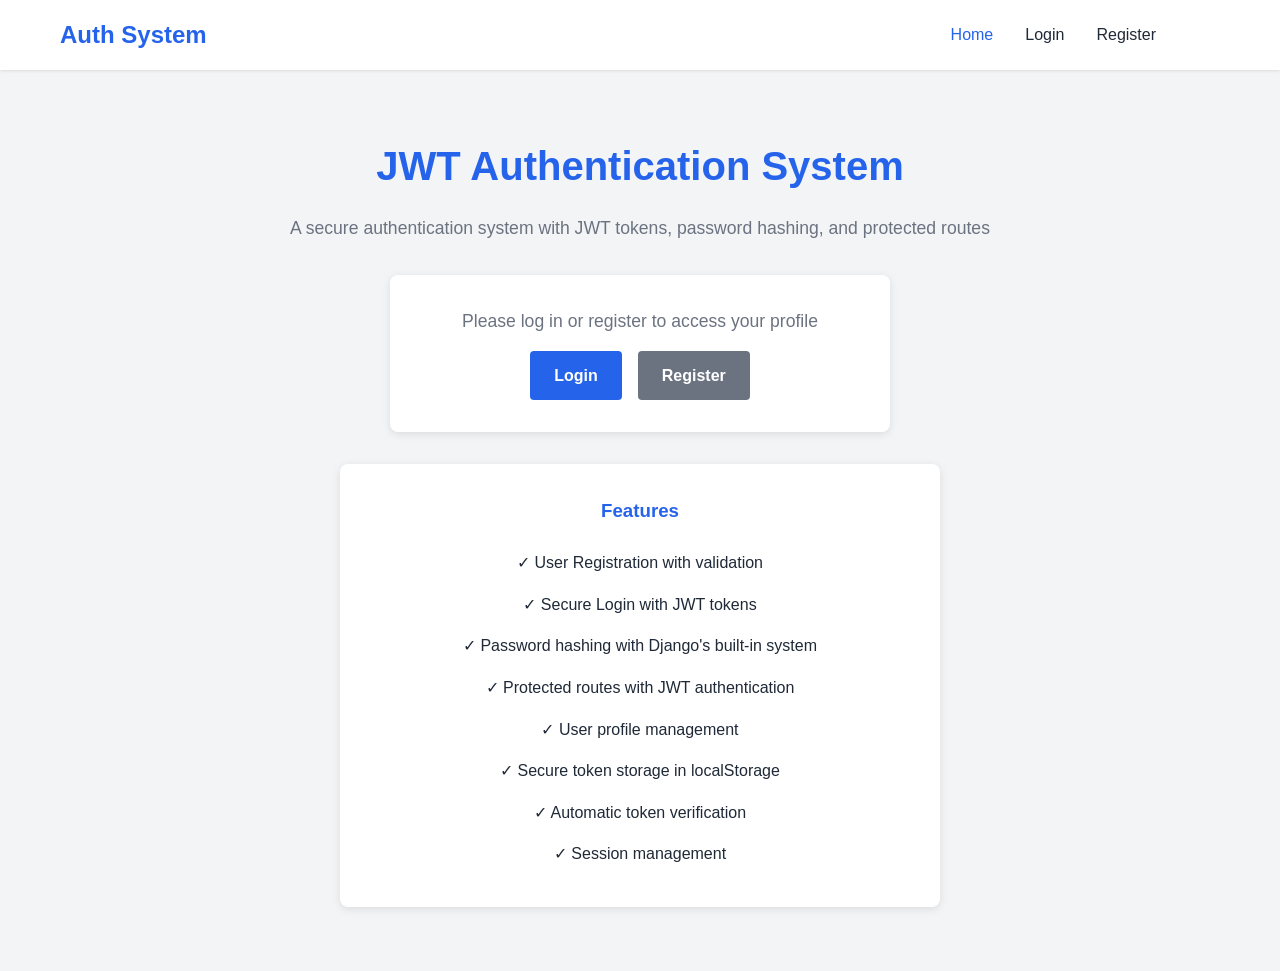
<file: static/index.html>
<!DOCTYPE html>
<html lang="en">
<head>
    <meta charset="UTF-8">
    <meta name="viewport" content="width=device-width, initial-scale=1.0">
    <title>Authentication System - JWT</title>
    <link rel="stylesheet" href="/static/css/style.css">
</head>
<body>
    <nav class="navbar">
        <div class="container">
            <h1 class="logo">Auth System</h1>
            <ul class="nav-links">
                <li><a href="index.html" class="active">Home</a></li>
                <li><a href="login.html" id="loginLink">Login</a></li>
                <li><a href="register.html" id="registerLink">Register</a></li>
                <li><a href="profile.html" id="profileLink" style="display:none;">Profile</a></li>
                <li><button id="logoutBtn" class="logout-btn" style="display:none;">Logout</button></li>
            </ul>
        </div>
    </nav>

    <div class="container">
        <div class="hero">
            <h2>JWT Authentication System</h2>
            <p>A secure authentication system with JWT tokens, password hashing, and protected routes</p>
            
            <div id="authStatus" class="auth-status" style="display:none;">
                <p>Welcome, <span id="welcomeUser"></span>!</p>
                <a href="profile.html" class="btn btn-primary">Go to Profile</a>
            </div>

            <div id="noAuthStatus" class="no-auth-status">
                <p>Please log in or register to access your profile</p>
                <div class="button-group">
                    <a href="login.html" class="btn btn-primary">Login</a>
                    <a href="register.html" class="btn btn-secondary">Register</a>
                </div>
            </div>

            <div class="features">
                <h3>Features</h3>
                <ul>
                    <li>✓ User Registration with validation</li>
                    <li>✓ Secure Login with JWT tokens</li>
                    <li>✓ Password hashing with Django's built-in system</li>
                    <li>✓ Protected routes with JWT authentication</li>
                    <li>✓ User profile management</li>
                    <li>✓ Secure token storage in localStorage</li>
                    <li>✓ Automatic token verification</li>
                    <li>✓ Session management</li>
                </ul>
            </div>
        </div>
    </div>

    <script src="/static/js/auth.js"></script>
    <script>
        document.addEventListener('DOMContentLoaded', function() {
            const token = localStorage.getItem('token');
            const user = localStorage.getItem('user');

            if (token && user) {
                const userData = JSON.parse(user);
                document.getElementById('welcomeUser').textContent = userData.username;
                document.getElementById('authStatus').style.display = 'block';
                document.getElementById('noAuthStatus').style.display = 'none';
                document.getElementById('loginLink').style.display = 'none';
                document.getElementById('registerLink').style.display = 'none';
                document.getElementById('profileLink').style.display = 'block';
                document.getElementById('logoutBtn').style.display = 'block';
            }

            document.getElementById('logoutBtn').addEventListener('click', function() {
                logout();
            });
        });

        function logout() {
            localStorage.removeItem('token');
            localStorage.removeItem('user');
            document.getElementById('authStatus').style.display = 'none';
            document.getElementById('noAuthStatus').style.display = 'block';
            document.getElementById('loginLink').style.display = 'block';
            document.getElementById('registerLink').style.display = 'block';
            document.getElementById('profileLink').style.display = 'none';
            document.getElementById('logoutBtn').style.display = 'none';
            alert('Logged out successfully!');
        }
    </script>
</body>
</html>
</file>
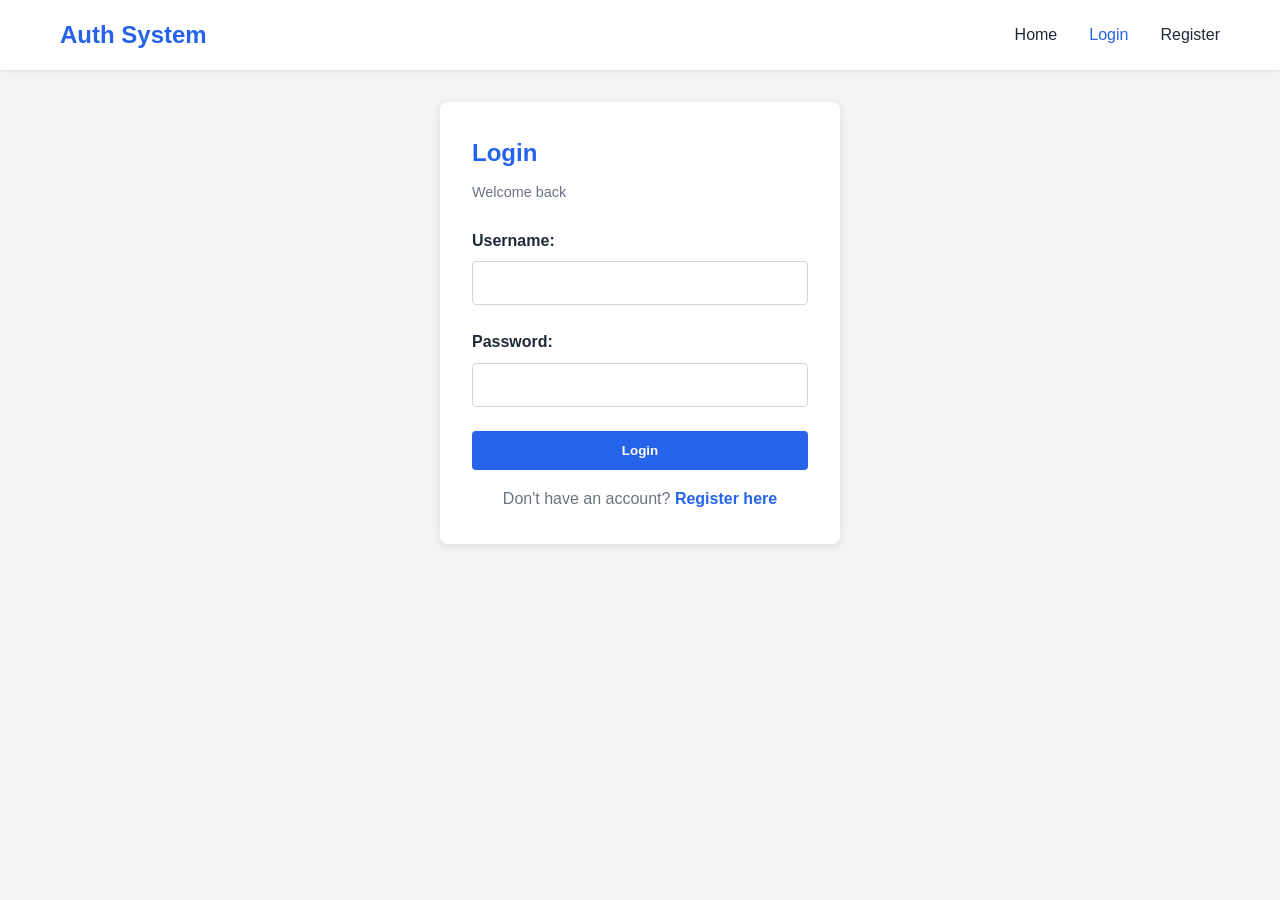
<file: static/login.html>
<!DOCTYPE html>
<html lang="en">
<head>
    <meta charset="UTF-8">
    <meta name="viewport" content="width=device-width, initial-scale=1.0">
    <title>Login - Authentication System</title>
    <link rel="stylesheet" href="/static/css/style.css">
</head>
<body>
    <nav class="navbar">
        <div class="container">
            <h1 class="logo">Auth System</h1>
            <ul class="nav-links">
                <li><a href="index.html">Home</a></li>
                <li><a href="login.html" class="active">Login</a></li>
                <li><a href="register.html">Register</a></li>
            </ul>
        </div>
    </nav>

    <div class="container">
        <div class="form-container">
            <h2>Login</h2>
            <p class="subtitle">Welcome back</p>

            <form id="loginForm">
                <div class="form-group">
                    <label for="username">Username:</label>
                    <input type="text" id="username" name="username" required>
                </div>

                <div class="form-group">
                    <label for="password">Password:</label>
                    <input type="password" id="password" name="password" required>
                </div>

                <button type="submit" class="btn btn-primary full-width">Login</button>

                <div id="errorMessage" class="error" style="display:none;"></div>
            </form>

            <p class="form-footer">Don't have an account? <a href="register.html">Register here</a></p>
        </div>
    </div>

    <script src="/static/js/auth.js"></script>
    <script>
        document.getElementById('loginForm').addEventListener('submit', async function(e) {
            e.preventDefault();

            const username = document.getElementById('username').value;
            const password = document.getElementById('password').value;
            document.getElementById('errorMessage').style.display = 'none';

            const response = await fetch('/api/login', {
                method: 'POST',
                headers: {
                    'Content-Type': 'application/json',
                },
                body: JSON.stringify({
                    username: username,
                    password: password
                })
            });

            const data = await response.json();

            if (data.success) {
                // Store token and user info
                localStorage.setItem('token', data.token);
                localStorage.setItem('user', JSON.stringify(data.user));
                alert('Login successful!');
                window.location.href = 'index.html';
            } else {
                document.getElementById('errorMessage').textContent = data.error;
                document.getElementById('errorMessage').style.display = 'block';
            }
        });
    </script>
</body>
</html>
</file>
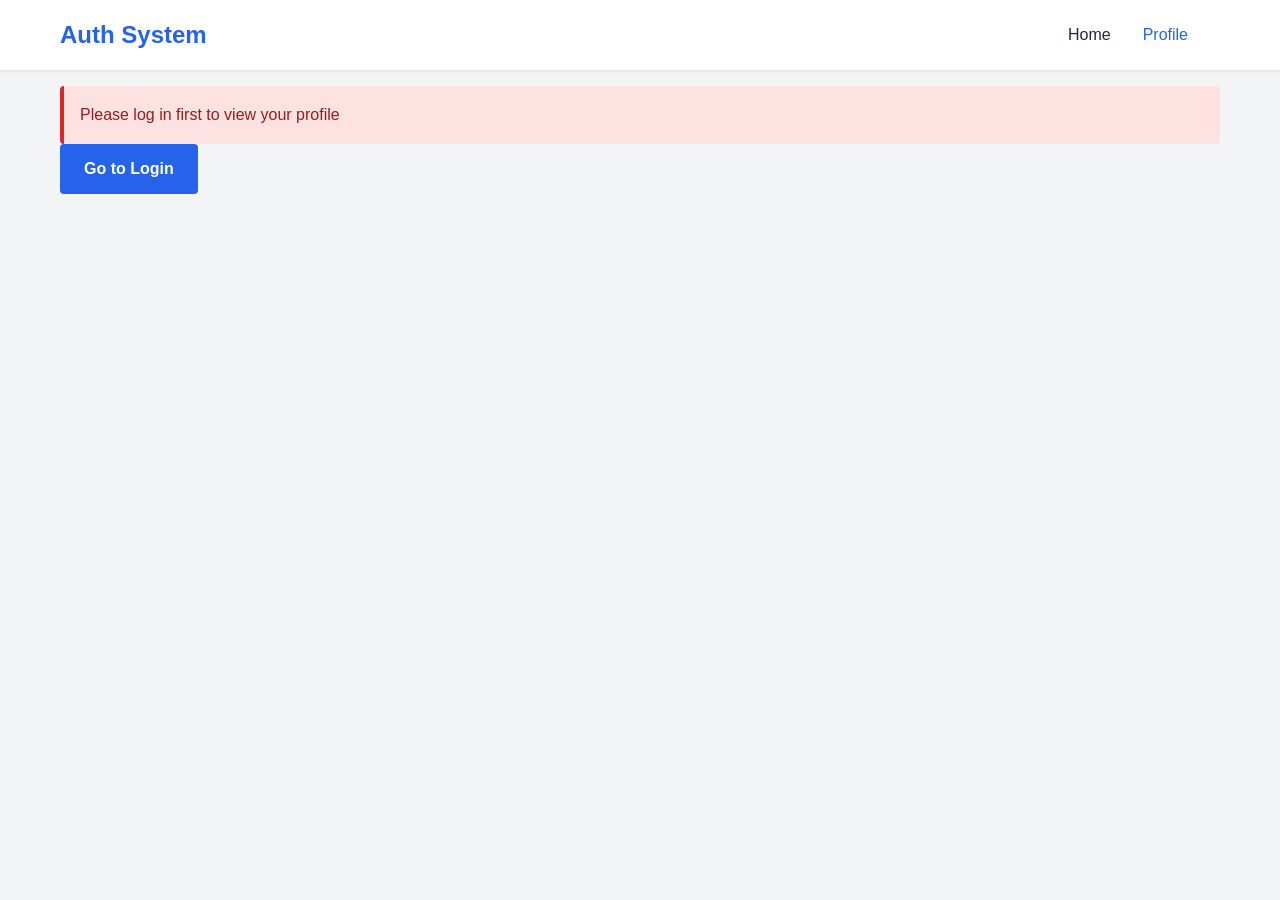
<file: static/profile.html>
<!DOCTYPE html>
<html lang="en">
<head>
    <meta charset="UTF-8">
    <meta name="viewport" content="width=device-width, initial-scale=1.0">
    <title>Profile - Authentication System</title>
    <link rel="stylesheet" href="/static/css/style.css">
</head>
<body>
    <nav class="navbar">
        <div class="container">
            <h1 class="logo">Auth System</h1>
            <ul class="nav-links">
                <li><a href="index.html">Home</a></li>
                <li><a href="profile.html" class="active">Profile</a></li>
                <li><button id="logoutBtn" class="logout-btn">Logout</button></li>
            </ul>
        </div>
    </nav>

    <div class="container">
        <div id="loadingMessage" class="loading">Loading profile...</div>
        
        <div id="profileContainer" style="display:none;">
            <div class="profile-header">
                <h2 id="profileUsername"></h2>
                <p id="profileEmail"></p>
            </div>

            <div class="profile-content">
                <div class="profile-section">
                    <h3>Account Information</h3>
                    <div class="info-group">
                        <label>Username:</label>
                        <p id="infoUsername"></p>
                    </div>
                    <div class="info-group">
                        <label>Email:</label>
                        <p id="infoEmail"></p>
                    </div>
                    <div class="info-group">
                        <label>Member Since:</label>
                        <p id="memberSince"></p>
                    </div>
                </div>

                <div class="profile-section">
                    <h3>Edit Profile</h3>
                    <form id="editProfileForm">
                        <div class="form-group">
                            <label for="bio">Bio:</label>
                            <textarea id="bio" name="bio" rows="4"></textarea>
                        </div>

                        <div class="form-group">
                            <label for="phone">Phone Number:</label>
                            <input type="tel" id="phone" name="phone" placeholder="+1234567890">
                        </div>

                        <button type="submit" class="btn btn-primary">Update Profile</button>
                        <div id="updateMessage" class="error" style="display:none;"></div>
                    </form>
                </div>
            </div>
        </div>

        <div id="errorContainer" style="display:none;">
            <p class="error">Please log in first to view your profile</p>
            <a href="login.html" class="btn btn-primary">Go to Login</a>
        </div>
    </div>

    <script src="/static/js/auth.js"></script>
    <script>
        document.addEventListener('DOMContentLoaded', async function() {
            const token = localStorage.getItem('token');

            if (!token) {
                document.getElementById('loadingMessage').style.display = 'none';
                document.getElementById('errorContainer').style.display = 'block';
                return;
            }

            try {
                const response = await fetch('/api/profile', {
                    method: 'GET',
                    headers: {
                        'Authorization': `Bearer ${token}`,
                        'Content-Type': 'application/json',
                    }
                });

                const data = await response.json();

                if (data.success) {
                    const user = data.user;
                    const profile = data.profile;
                    const created = new Date(profile.created_at).toLocaleDateString();

                    document.getElementById('profileUsername').textContent = user.username;
                    document.getElementById('profileEmail').textContent = user.email;
                    document.getElementById('infoUsername').textContent = user.username;
                    document.getElementById('infoEmail').textContent = user.email;
                    document.getElementById('memberSince').textContent = created;
                    document.getElementById('bio').value = profile.bio || '';
                    document.getElementById('phone').value = profile.phone_number || '';

                    document.getElementById('loadingMessage').style.display = 'none';
                    document.getElementById('profileContainer').style.display = 'block';
                } else {
                    throw new Error(data.error || 'Failed to load profile');
                }
            } catch (error) {
                document.getElementById('loadingMessage').style.display = 'none';
                document.getElementById('errorContainer').style.display = 'block';
                console.error('Error:', error);
            }

            document.getElementById('logoutBtn').addEventListener('click', function() {
                localStorage.removeItem('token');
                localStorage.removeItem('user');
                alert('Logged out successfully!');
                window.location.href = 'index.html';
            });

            document.getElementById('editProfileForm').addEventListener('submit', async function(e) {
                e.preventDefault();

                const bio = document.getElementById('bio').value;
                const phone = document.getElementById('phone').value;

                try {
                    const response = await fetch('/api/update-profile', {
                        method: 'POST',
                        headers: {
                            'Authorization': `Bearer ${token}`,
                            'Content-Type': 'application/json',
                        },
                        body: JSON.stringify({
                            bio: bio,
                            phone_number: phone
                        })
                    });

                    const data = await response.json();

                    if (data.success) {
                        document.getElementById('updateMessage').textContent = data.message;
                        document.getElementById('updateMessage').className = 'success';
                        document.getElementById('updateMessage').style.display = 'block';
                        setTimeout(() => {
                            document.getElementById('updateMessage').style.display = 'none';
                        }, 3000);
                    } else {
                        throw new Error(data.error);
                    }
                } catch (error) {
                    document.getElementById('updateMessage').textContent = 'Error updating profile: ' + error.message;
                    document.getElementById('updateMessage').className = 'error';
                    document.getElementById('updateMessage').style.display = 'block';
                }
            });
        });
    </script>
</body>
</html>
</file>
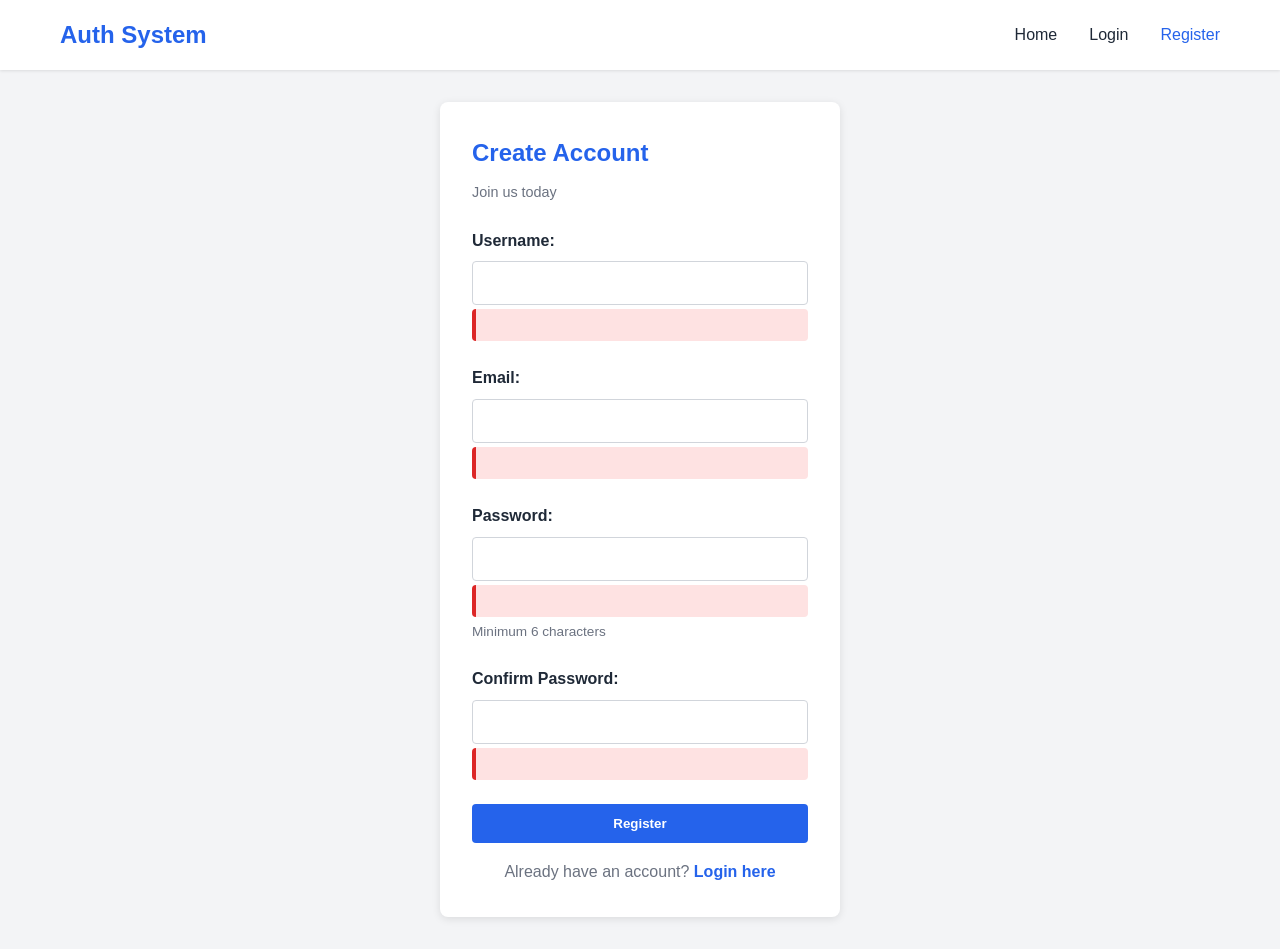
<file: static/register.html>
<!DOCTYPE html>
<html lang="en">
<head>
    <meta charset="UTF-8">
    <meta name="viewport" content="width=device-width, initial-scale=1.0">
    <title>Register - Authentication System</title>
    <link rel="stylesheet" href="/static/css/style.css">
</head>
<body>
    <nav class="navbar">
        <div class="container">
            <h1 class="logo">Auth System</h1>
            <ul class="nav-links">
                <li><a href="index.html">Home</a></li>
                <li><a href="login.html">Login</a></li>
                <li><a href="register.html" class="active">Register</a></li>
            </ul>
        </div>
    </nav>

    <div class="container">
        <div class="form-container">
            <h2>Create Account</h2>
            <p class="subtitle">Join us today</p>

            <form id="registerForm">
                <div class="form-group">
                    <label for="username">Username:</label>
                    <input type="text" id="username" name="username" required>
                    <small id="usernameError" class="error"></small>
                </div>

                <div class="form-group">
                    <label for="email">Email:</label>
                    <input type="email" id="email" name="email" required>
                    <small id="emailError" class="error"></small>
                </div>

                <div class="form-group">
                    <label for="password">Password:</label>
                    <input type="password" id="password" name="password" required>
                    <small id="passwordError" class="error"></small>
                    <small class="hint">Minimum 6 characters</small>
                </div>

                <div class="form-group">
                    <label for="confirmPassword">Confirm Password:</label>
                    <input type="password" id="confirmPassword" name="confirmPassword" required>
                    <small id="confirmError" class="error"></small>
                </div>

                <button type="submit" class="btn btn-primary full-width">Register</button>

                <div id="successMessage" class="success" style="display:none;"></div>
                <div id="errorMessage" class="error" style="display:none;"></div>
            </form>

            <p class="form-footer">Already have an account? <a href="login.html">Login here</a></p>
        </div>
    </div>

    <script src="/static/js/auth.js"></script>
    <script>
        document.getElementById('registerForm').addEventListener('submit', async function(e) {
            e.preventDefault();

            // Clear previous errors
            document.getElementById('usernameError').textContent = '';
            document.getElementById('emailError').textContent = '';
            document.getElementById('passwordError').textContent = '';
            document.getElementById('confirmError').textContent = '';
            document.getElementById('errorMessage').style.display = 'none';
            document.getElementById('successMessage').style.display = 'none';

            const username = document.getElementById('username').value;
            const email = document.getElementById('email').value;
            const password = document.getElementById('password').value;
            const confirmPassword = document.getElementById('confirmPassword').value;

            // Validation
            let isValid = true;

            if (username.length < 3) {
                document.getElementById('usernameError').textContent = 'Username must be at least 3 characters';
                isValid = false;
            }

            if (password.length < 6) {
                document.getElementById('passwordError').textContent = 'Password must be at least 6 characters';
                isValid = false;
            }

            if (password !== confirmPassword) {
                document.getElementById('confirmError').textContent = 'Passwords do not match';
                isValid = false;
            }

            if (!isValid) return;

            const response = await fetch('/api/register', {
                method: 'POST',
                headers: {
                    'Content-Type': 'application/json',
                },
                body: JSON.stringify({
                    username: username,
                    email: email,
                    password: password
                })
            });

            const data = await response.json();

            if (data.success) {
                document.getElementById('successMessage').textContent = data.message;
                document.getElementById('successMessage').style.display = 'block';
                document.getElementById('registerForm').reset();
                setTimeout(() => {
                    window.location.href = 'login.html';
                }, 2000);
            } else {
                document.getElementById('errorMessage').textContent = data.error;
                document.getElementById('errorMessage').style.display = 'block';
            }
        });
    </script>
</body>
</html>
</file>
<file: static/css/style.css>
/* Global Styles */
* {
    margin: 0;
    padding: 0;
    box-sizing: border-box;
}

:root {
    --primary-color: #2563eb;
    --secondary-color: #1e40af;
    --danger-color: #dc2626;
    --success-color: #16a34a;
    --warning-color: #ea580c;
    --light-bg: #f3f4f6;
    --border-color: #d1d5db;
    --text-color: #1f2937;
    --text-light: #6b7280;
}

body {
    font-family: -apple-system, BlinkMacSystemFont, 'Segoe UI', Roboto, Oxygen, Ubuntu, Cantarell, sans-serif;
    background-color: var(--light-bg);
    color: var(--text-color);
    line-height: 1.6;
}

.container {
    max-width: 1200px;
    margin: 0 auto;
    padding: 0 20px;
}

/* Navigation */
.navbar {
    background: white;
    box-shadow: 0 1px 3px rgba(0, 0, 0, 0.1);
    position: sticky;
    top: 0;
    z-index: 100;
}

.navbar .container {
    display: flex;
    justify-content: space-between;
    align-items: center;
    padding: 1rem 20px;
}

.logo {
    font-size: 1.5rem;
    font-weight: bold;
    color: var(--primary-color);
}

.nav-links {
    display: flex;
    list-style: none;
    gap: 2rem;
    align-items: center;
}

.nav-links a {
    color: var(--text-color);
    text-decoration: none;
    font-weight: 500;
    transition: color 0.3s;
}

.nav-links a:hover,
.nav-links a.active {
    color: var(--primary-color);
}

.logout-btn {
    background-color: var(--danger-color);
    color: white;
    border: none;
    padding: 0.5rem 1rem;
    border-radius: 4px;
    cursor: pointer;
    font-size: 1rem;
    transition: background-color 0.3s;
}

.logout-btn:hover {
    background-color: #b91c1c;
}

/* Hero Section */
.hero {
    text-align: center;
    padding: 4rem 0;
}

.hero h2 {
    font-size: 2.5rem;
    margin-bottom: 1rem;
    color: var(--primary-color);
}

.hero p {
    font-size: 1.1rem;
    color: var(--text-light);
    margin-bottom: 2rem;
}

.button-group {
    display: flex;
    gap: 1rem;
    justify-content: center;
    flex-wrap: wrap;
}

/* Buttons */
.btn {
    display: inline-block;
    padding: 0.75rem 1.5rem;
    border-radius: 4px;
    text-decoration: none;
    font-weight: 600;
    transition: all 0.3s;
    border: none;
    cursor: pointer;
    text-align: center;
}

.btn-primary {
    background-color: var(--primary-color);
    color: white;
}

.btn-primary:hover {
    background-color: var(--secondary-color);
    transform: translateY(-2px);
    box-shadow: 0 4px 12px rgba(37, 99, 235, 0.3);
}

.btn-secondary {
    background-color: #6b7280;
    color: white;
}

.btn-secondary:hover {
    background-color: #4b5563;
    transform: translateY(-2px);
}

.full-width {
    width: 100%;
}

/* Forms */
.form-container {
    background: white;
    padding: 2rem;
    border-radius: 8px;
    box-shadow: 0 2px 8px rgba(0, 0, 0, 0.1);
    max-width: 400px;
    margin: 2rem auto;
}

.form-container h2 {
    margin-bottom: 0.5rem;
    color: var(--primary-color);
}

.subtitle {
    color: var(--text-light);
    margin-bottom: 1.5rem;
    font-size: 0.9rem;
}

.form-group {
    margin-bottom: 1.5rem;
}

.form-group label {
    display: block;
    margin-bottom: 0.5rem;
    font-weight: 600;
    color: var(--text-color);
}

.form-group input,
.form-group textarea {
    width: 100%;
    padding: 0.75rem;
    border: 1px solid var(--border-color);
    border-radius: 4px;
    font-size: 1rem;
    font-family: inherit;
    transition: border-color 0.3s;
}

.form-group input:focus,
.form-group textarea:focus {
    outline: none;
    border-color: var(--primary-color);
    box-shadow: 0 0 0 3px rgba(37, 99, 235, 0.1);
}

.form-group small {
    display: block;
    margin-top: 0.25rem;
    font-size: 0.85rem;
}

.form-group .hint {
    color: var(--text-light);
}

.form-group .error {
    color: var(--danger-color);
}

.form-footer {
    text-align: center;
    color: var(--text-light);
    margin-top: 1rem;
}

.form-footer a {
    color: var(--primary-color);
    text-decoration: none;
    font-weight: 600;
}

.form-footer a:hover {
    text-decoration: underline;
}

/* Status Messages */
.success {
    background-color: #d1fae5;
    color: #065f46;
    padding: 1rem;
    border-radius: 4px;
    margin-top: 1rem;
    border-left: 4px solid var(--success-color);
}

.error {
    background-color: #fee2e2;
    color: #991b1b;
    padding: 1rem;
    border-radius: 4px;
    margin-top: 1rem;
    border-left: 4px solid var(--danger-color);
}

.loading {
    text-align: center;
    padding: 2rem;
    color: var(--text-light);
}

/* Auth Status */
.auth-status,
.no-auth-status {
    background: white;
    padding: 2rem;
    border-radius: 8px;
    margin: 2rem auto;
    max-width: 500px;
    box-shadow: 0 2px 8px rgba(0, 0, 0, 0.1);
}

.auth-status p,
.no-auth-status p {
    margin-bottom: 1rem;
    color: var(--text-light);
}

/* Features Section */
.features {
    background: white;
    padding: 2rem;
    border-radius: 8px;
    margin-top: 2rem;
    max-width: 600px;
    margin-left: auto;
    margin-right: auto;
    box-shadow: 0 2px 8px rgba(0, 0, 0, 0.1);
}

.features h3 {
    color: var(--primary-color);
    margin-bottom: 1rem;
}

.features ul {
    list-style: none;
}

.features li {
    padding: 0.5rem 0;
    color: var(--text-color);
}

/* Profile */
.profile-header {
    background: linear-gradient(135deg, var(--primary-color), var(--secondary-color));
    color: white;
    padding: 2rem;
    border-radius: 8px;
    margin-bottom: 2rem;
    text-align: center;
}

.profile-header h2 {
    font-size: 2rem;
    margin-bottom: 0.5rem;
}

.profile-content {
    display: grid;
    gap: 2rem;
}

.profile-section {
    background: white;
    padding: 2rem;
    border-radius: 8px;
    box-shadow: 0 2px 8px rgba(0, 0, 0, 0.1);
}

.profile-section h3 {
    color: var(--primary-color);
    margin-bottom: 1rem;
    border-bottom: 2px solid var(--light-bg);
    padding-bottom: 0.5rem;
}

.info-group {
    margin-bottom: 1rem;
}

.info-group label {
    font-weight: 600;
    color: var(--text-color);
    display: block;
    margin-bottom: 0.25rem;
}

.info-group p {
    color: var(--text-light);
    padding: 0.5rem;
    background-color: var(--light-bg);
    border-radius: 4px;
}

#updateMessage {
    margin-top: 1rem;
}

/* Responsive */
@media (max-width: 768px) {
    .nav-links {
        gap: 1rem;
        font-size: 0.9rem;
    }

    .hero h2 {
        font-size: 1.8rem;
    }

    .button-group {
        gap: 0.5rem;
    }

    .btn {
        padding: 0.5rem 1rem;
        font-size: 0.9rem;
    }

    .form-container {
        max-width: 100%;
    }

    .profile-header h2 {
        font-size: 1.5rem;
    }

    .profile-content {
        grid-template-columns: 1fr;
    }
}
</file>
